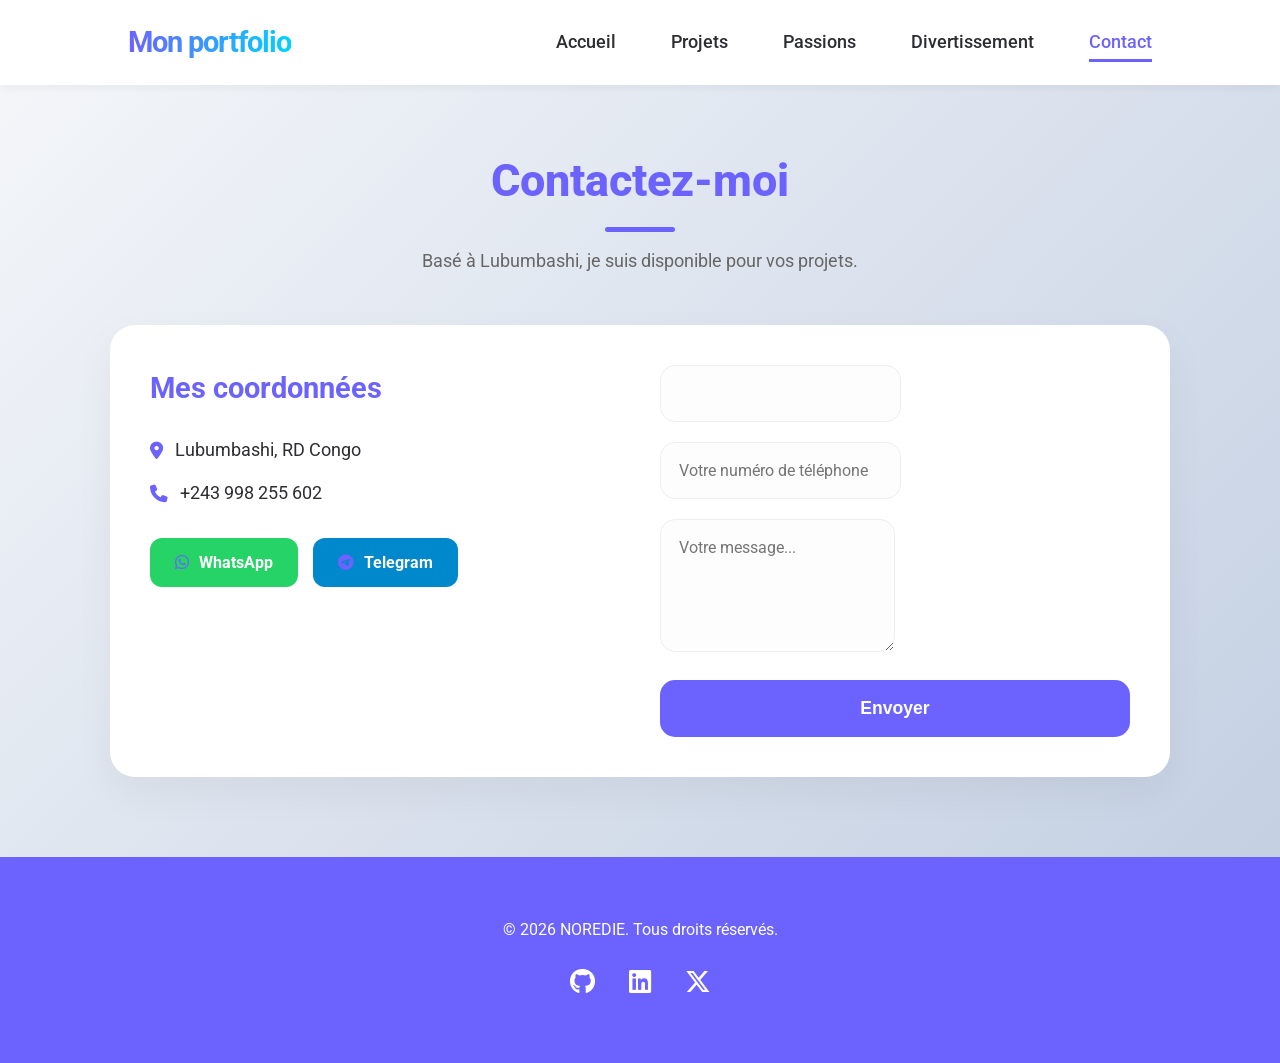
<file: contact.html>
<!DOCTYPE html>
<html lang="fr">
<head>
    <meta charset="UTF-8">
    <meta name="viewport" content="width=device-width, initial-scale=1.0">
    <title>Contact | NOREDIE</title>
    <link rel="stylesheet" href="css/style.css">
    <link rel="preconnect" href="https://fonts.googleapis.com">
    <link rel="preconnect" href="https://fonts.gstatic.com" crossorigin>
    <link href="https://fonts.googleapis.com/css2?family=Roboto:wght@400;500;700&display=swap" rel="stylesheet">
    <link rel="stylesheet" href="https://cdnjs.cloudflare.com/ajax/libs/font-awesome/6.5.1/css/all.min.css">
</head>
<body>

    <header>
        <div class="logo">
            <a href="index.html">Mon portfolio</a>
        </div>
        <nav>
            <ul>
                <li><a href="index.html">Accueil</a></li>
                <li><a href="projets.html">Projets</a></li>
                <li><a href="passions.html">Passions</a></li>
                <li><a href="divertissement.html">Divertissement</a></li>
                <li><a href="contact.html" class="active">Contact</a></li>
            </ul>
        </nav>
    </header>

    <main class="container">
        <div class="header-section">
            <h1>Contactez-moi</h1>
            <div class="underline"></div>
            <p>Basé à Lubumbashi, je suis disponible pour vos projets.</p>
        </div>

        <div class="contact-wrapper">
            <div class="contact-info">
                <h3>Mes coordonnées</h3>
                <p><i class="fa-solid fa-location-dot"></i> Lubumbashi, RD Congo</p>
                <p><i class="fa-solid fa-phone"></i> +243 998 255 602</p>
                
                <div class="social-contact">
                    <a href="https://wa.me/243998255602" class="btn-contact whatsapp" target="_blank">
                        <i class="fa-brands fa-whatsapp"></i> WhatsApp
                    </a>
                    <a href="https://t.me/+243998255602" class="btn-contact telegram" target="_blank">
                        <i class="fa-brands fa-telegram"></i> Telegram
                    </a>
                </div>
            </div>

            <div class="contact-form-container">
                <form action="#" method="POST" class="contact-form">
                    <div class="form-group">
                        <input type="text" id="name" name="name" placeholder=" " required>
                    </div>
                    <div class="form-group">
                        <input type="tel" id="phone" name="phone" placeholder="Votre numéro de téléphone" required>
                    </div>
                    <div class="form-group">
                        <textarea id="message" name="message" rows="5" placeholder="Votre message..." required></textarea>
                    </div>
                    <button type="submit" class="btn-submit">Envoyer</button>
                </form>
            </div>
        </div>
    </main>

    <footer>
        <p>&copy; 2026 NOREDIE. Tous droits réservés.</p>
        <div class="social-links">
            <a href="#"><i class="fa-brands fa-github"></i></a>
            <a href="#"><i class="fa-brands fa-linkedin"></i></a>
            <a href="#"><i class="fa-brands fa-x-twitter"></i></a>
        </div>
    </footer>

</body>
</html>
</file>
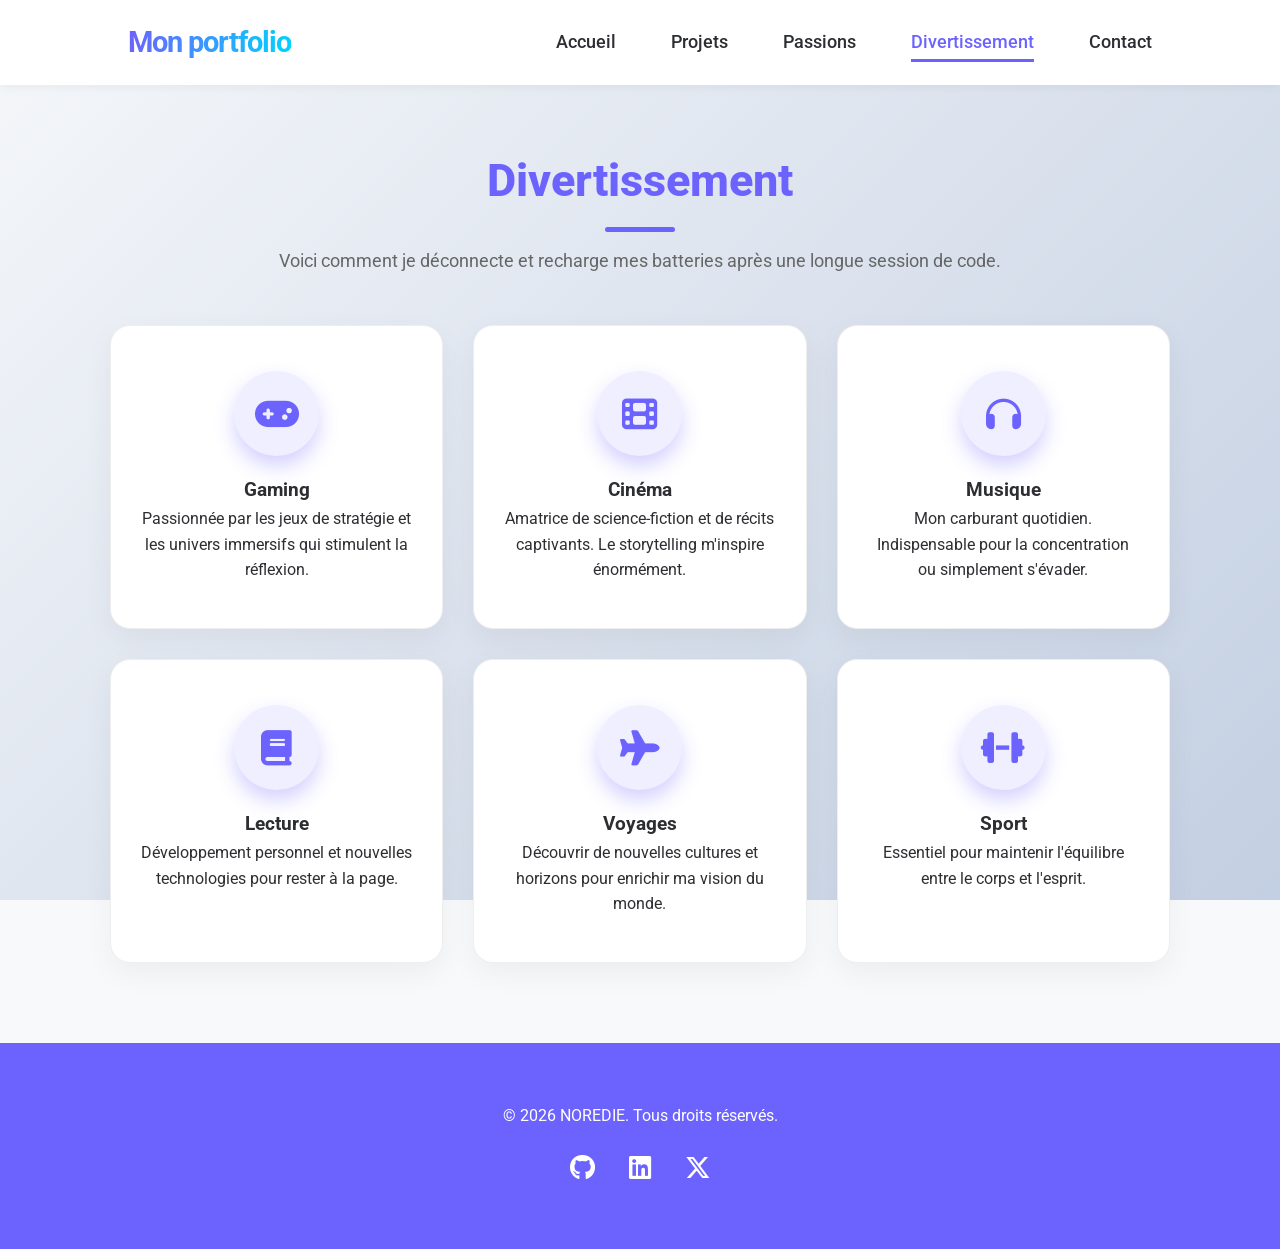
<file: divertissement.html>
<!DOCTYPE html>
<html lang="fr">
<head>
    <meta charset="UTF-8">
    <meta name="viewport" content="width=device-width, initial-scale=1.0">
    <title>Divertissement | NOREDIE</title>
    
    <link rel="preconnect" href="https://fonts.googleapis.com">
    <link rel="preconnect" href="https://fonts.gstatic.com" crossorigin>
    <link href="https://fonts.googleapis.com/css2?family=Roboto:wght@300;400;700&display=swap" rel="stylesheet">
    <link rel="stylesheet" href="https://cdnjs.cloudflare.com/ajax/libs/font-awesome/6.5.1/css/all.min.css">
    
    <link rel="stylesheet" href="css/style.css">
</head>
<body>

    <header>
        <div class="logo">
            <a href="index.html">Mon portfolio</a>
        </div>
        <nav>
            <ul>
                <li><a href="index.html">Accueil</a></li>
                <li><a href="projets.html">Projets</a></li>
                <li><a href="passions.html">Passions</a></li>
                <li><a href="divertissement.html" class="active">Divertissement</a></li>
                <li><a href="contact.html">Contact</a></li>
            </ul>
        </nav>
    </header>

    <main class="container">
        <section class="header-section">
            <h1>Divertissement</h1>
            <div class="underline"></div>
            <p>Voici comment je déconnecte et recharge mes batteries après une longue session de code.</p>
        </section>

        <section class="divertissement-grid">
            
            <div class="fun-card">
                <div class="fun-icon">
                    <i class="fa-solid fa-gamepad"></i>
                </div>
                <h3>Gaming</h3>
                <p>Passionnée par les jeux de stratégie et les univers immersifs qui stimulent la réflexion.</p>
            </div>

            <div class="fun-card">
                <div class="fun-icon">
                    <i class="fa-solid fa-film"></i>
                </div>
                <h3>Cinéma</h3>
                <p>Amatrice de science-fiction et de récits captivants. Le storytelling m'inspire énormément.</p>
            </div>

            <div class="fun-card">
                <div class="fun-icon">
                    <i class="fa-solid fa-headphones"></i>
                </div>
                <h3>Musique</h3>
                <p>Mon carburant quotidien. Indispensable pour la concentration ou simplement s'évader.</p>
            </div>

            <div class="fun-card">
                <div class="fun-icon">
                    <i class="fa-solid fa-book"></i>
                </div>
                <h3>Lecture</h3>
                <p>Développement personnel et nouvelles technologies pour rester à la page.</p>
            </div>

            <div class="fun-card">
                <div class="fun-icon">
                    <i class="fa-solid fa-plane"></i>
                </div>
                <h3>Voyages</h3>
                <p>Découvrir de nouvelles cultures et horizons pour enrichir ma vision du monde.</p>
            </div>

            <div class="fun-card">
                <div class="fun-icon">
                    <i class="fa-solid fa-dumbbell"></i>
                </div>
                <h3>Sport</h3>
                <p>Essentiel pour maintenir l'équilibre entre le corps et l'esprit.</p>
            </div>

        </section>
    </main>

    <footer>
        <p>&copy; 2026 NOREDIE. Tous droits réservés.</p>
        <div class="social-links">
            <a href="#"><i class="fa-brands fa-github"></i></a>
            <a href="#"><i class="fa-brands fa-linkedin"></i></a>
            <a href="#"><i class="fa-brands fa-x-twitter"></i></a>
        </div>
    </footer>

</body>
</html>
</file>
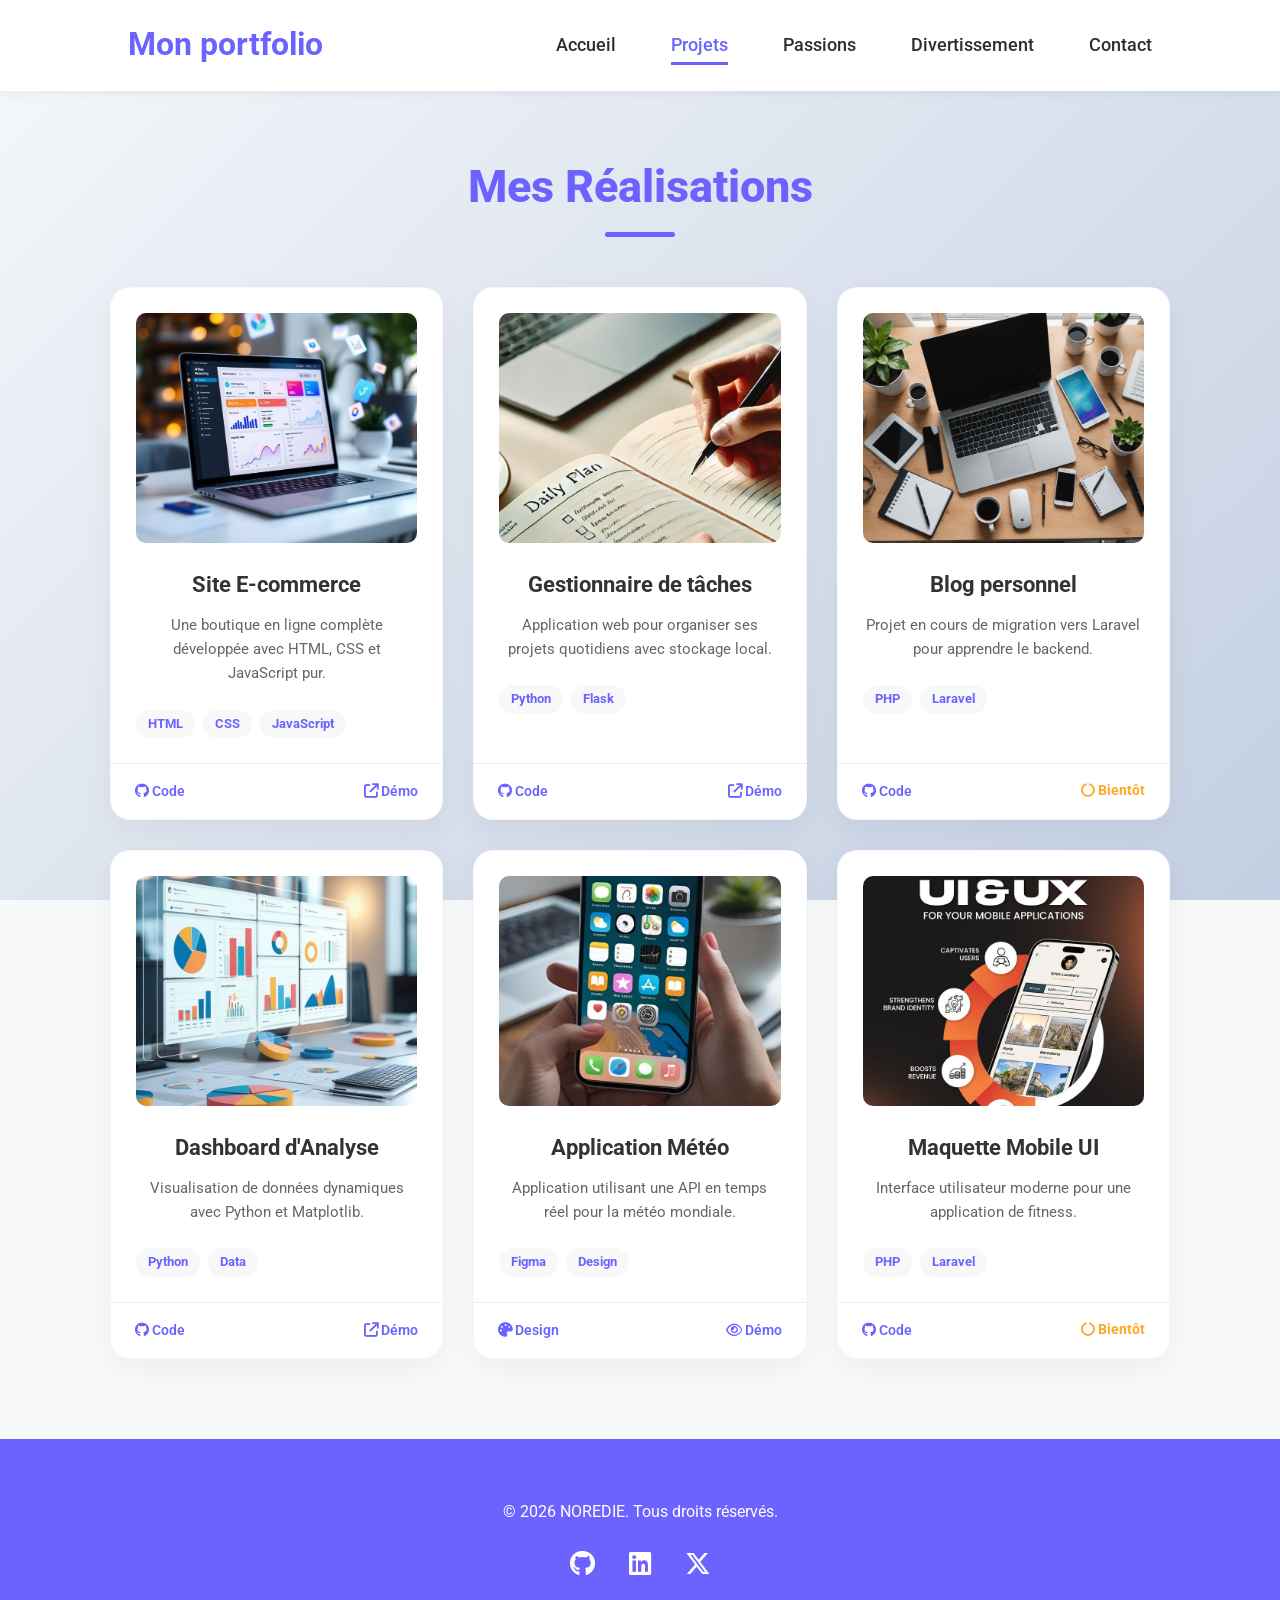
<file: projets.html>
<!DOCTYPE html>
<html lang="fr">
<head>
    <meta charset="UTF-8">
    <meta name="viewport" content="width=device-width, initial-scale=1.0">
    <title>Mes Projets | Portfolio</title>
    <link rel="stylesheet" href="css/style.css">
    <link rel="preconnect" href="https://fonts.googleapis.com">
    <link rel="preconnect" href="https://fonts.gstatic.com" crossorigin>
    <link href="https://fonts.googleapis.com/css2?family=Roboto:wght@300;400;700&display=swap" rel="stylesheet">
    <link rel="stylesheet" href="https://cdnjs.cloudflare.com/ajax/libs/font-awesome/6.5.1/css/all.min.css">
</head>
<body>

    <header>
        <div>
            <a href="index.html">Mon portfolio</a>
        </div>
        <nav>
            <ul>
                <li><a href="index.html">Accueil</a></li>
                <li><a href="projets.html" class="active">Projets</a></li>
                <li><a href="passions.html">Passions</a></li>
                <li><a href="divertissement.html">Divertissement</a></li>
                <li><a href="contact.html">Contact</a></li>
            </ul>
        </nav>
    </header>

    <main class="container">
        <div class="header-section">
            <h1>Mes Réalisations</h1>
            <div class="underline"></div>
        </div>

        <div class="projets-grid">
            <article class="card">
                <div class="card-body">
                    <img src="Images/E COMMERCE.jpg" alt="E-commerce">
                    <h3>Site E-commerce</h3>
                    <p>Une boutique en ligne complète développée avec HTML, CSS et JavaScript pur.</p>
                    <div class="tags">
                        <span class="tag">HTML</span>
                        <span class="tag">CSS</span>
                        <span class="tag">JavaScript</span>
                    </div>
                </div>
                <div class="card-footer">
                    <a href="#"><i class="fa-brands fa-github"></i> Code</a>
                    <a href="#"><i class="fa-solid fa-arrow-up-right-from-square"></i> Démo</a>
                </div>
            </article>

            <article class="card">
                <div class="card-body">
                    <img src="Images/12783e923697fcd47dd6ac8982e8ee55.jpg" alt="Gestionnaire">
                    <h3>Gestionnaire de tâches</h3>
                    <p>Application web pour organiser ses projets quotidiens avec stockage local.</p>
                    <div class="tags">
                        <span class="tag">Python</span>
                        <span class="tag">Flask</span>
                    </div>
                </div>
                <div class="card-footer">
                    <a href="#"><i class="fa-brands fa-github"></i> Code</a>
                    <a href="#"><i class="fa-solid fa-arrow-up-right-from-square"></i> Démo</a>
                </div>
            </article>

            <article class="card">
                <div class="card-body">
                    <img src="Images/blog personnel.jpg" alt="Blog">
                    <h3>Blog personnel</h3>
                    <p>Projet en cours de migration vers Laravel pour apprendre le backend.</p>
                    <div class="tags">
                        <span class="tag">PHP</span>
                        <span class="tag">Laravel</span>
                    </div>
                </div>
                <div class="card-footer">
                    <a href="#"><i class="fa-brands fa-github"></i> Code</a>
                    <span class="status"><i class="fa-solid fa-circle-notch fa-spin"></i> Bientôt</span>
                </div>
            </article>

            <article class="card">
                <div class="card-body">
                    <img src="Images/analyse.jpg" alt="Dashboard">
                    <h3>Dashboard d'Analyse</h3>
                    <p>Visualisation de données dynamiques avec Python et Matplotlib.</p>
                    <div class="tags">
                        <span class="tag">Python</span>
                        <span class="tag">Data</span>
                    </div>
                </div>
                <div class="card-footer">
                    <a href="#"><i class="fa-brands fa-github"></i> Code</a>
                    <a href="#"><i class="fa-solid fa-arrow-up-right-from-square"></i> Démo</a>
                </div>
            </article>

            <article class="card">
                <div class="card-body">
                    <img src="Images/meteo.jpg" alt="Météo">
                    <h3>Application Météo</h3>
                    <p>Application utilisant une API en temps réel pour la météo mondiale.</p>
                    <div class="tags">
                        <span class="tag">Figma</span>
                        <span class="tag">Design</span>
                    </div>
                </div>
                <div class="card-footer">
                    <a href="#"><i class="fa-solid fa-palette"></i> Design</a>
                    <a href="#"><i class="fa-regular fa-eye"></i> Démo</a>
                </div>
            </article>

            <article class="card">
                <div class="card-body">
                    <img src="Images/UI.jpg" alt="UI Fitness">
                    <h3>Maquette Mobile UI</h3>
                    <p>Interface utilisateur moderne pour une application de fitness.</p>
                    <div class="tags">
                        <span class="tag">PHP</span>
                        <span class="tag">Laravel</span>
                    </div>
                </div>
                <div class="card-footer">
                    <a href="#"><i class="fa-brands fa-github"></i> Code</a>
                    <span class="status"><i class="fa-solid fa-circle-notch fa-spin"></i> Bientôt</span>
                </div>
            </article>
        </div>
    </main>

    <footer>
        <p>&copy; 2026 NOREDIE. Tous droits réservés.</p>
        <div class="social-links">
            <a href="#"><i class="fa-brands fa-github"></i></a>
            <a href="#"><i class="fa-brands fa-linkedin"></i></a>
            <a href="#"><i class="fa-brands fa-x-twitter"></i></a>
        </div>
    </footer>

</body>
</html>
</file>
<file: css/style.css>
root{
    :--violet-doux: #6c63ff;
    --violet-fonce: #534edd;
    --orange-vif: #ffa726;
    --grid-tres-fonce: #333;
    --gris-fonce: #666;
    --gris-tres-clair: #f8f8f8;
    --gris-clair: #eee;
}
*{
    margin: 0;
    padding: 0;
    box-sizing: border-box;
}

body{
    background-color: var(--gris-tres-clair);
    font-family: Roboto, sans-serif;
    line-height: 1.6;
}
header{
    background-color: white;
    box-shadow: 2px 6px rgba(0,0,0,0.05);
    position: sticky;
    top:0;
    z-index: 100;
    display: flex;
    justify-content: space-between;
    align-items: center;
    padding: 2rem 3rem;
}

header div a {
    text-decoration: none;
    font-size: 2.2rem;
    font-weight: bold;
    color: var(--violet-doux);
}

ul li{list-style: none;
    margin-left: 25px;
}

ul{
    display: flex;
}

ul li a{
    text-decoration: none;
    color: var(--grid-tres-fonce);
    font-weight: 600;
    font-size: 1.1rem;
    position: relative;
    padding: 10px 0;
}


ul li a:hover{
    color: var(--violet-doux);
}

ul li a::after{
    content: '';
    position: absolute;
    left: 0;
    bottom: 0;
    height: 3px;
    width: 0;
    background-color: var(--violet-doux);
    transition: width 0.3s ease;
}

ul li a:hover::after{
    width: 100%;
}

a.active {
    color: var(--violet-doux);
}

a.active::after{
    width: 100%;
}

.hero{
    display: flex;
    justify-content: center;
    align-items: center;
    gap: 5rem;
    text-align: center;
    margin: 10rem 2rem;
}
.hero img{
    width: 300px;
    height: 300px;
    object-fit: cover;
    border-radius: 50%;
    border: 6px solid var(--violet-doux);
}
.hero h1{
    color: var(--violet-doux);
    font-size: 4rem;
    font-weight: 700;
    margin-bottom: 1.2rem;

}

.hero p{
    color: var(--gris-fonce);
    font-size: 1.3rem;
    margin-bottom: 1.1rem;
}

.hero a {
    text-decoration: none;
    display: inline-block;
    background-color: var(--violet-doux);
    color: white;
    padding: 15px 30px;
    border-radius: 75px;
    text-transform: uppercase;
    letter-spacing: 1.1px;
    font-weight: 600;
    margin: 1.1rem;
    transition: background-color 0.3s ease, transform 0.2s ease;
}

.hero a:hover{
    background-color: var(--violet-fonce);
    transform: translateY(-3px);

}
.apropos{
    width: 800px;
    margin: 6rem auto;
    text-align: center;
}

section h2 { 
    color:var(--violet-doux);
    font-size: 2.6rem;
    font-weight: 700;
    position: relative;
    text-align: center;
}
section h2::after {
    content:'' ;
    display: block;
    width: 60px;
    height: 4px;
    background-color: var(--violet-doux);
    margin: 1.2rem auto;
    border-radius: 2px;
}
.apropos p {
    margin-bottom: 2rem ;
    color:var(--gris-fonce);
    font-size: 1.2rem;

}
.compétences table{
    width: 80%;
    margin: 0 auto;
    border-collapse: collapse;
    background-color: #fff;
    box-shadow: 0 5px rgba(0,0,0,0.08);
    border-radius: 10px;
    overflow: hidden;

}
.compétences table th, .compétences table td{
    padding: 15px;
}
.compétences table thead{
    background-color: var(--violet-doux);
    color: #fff;
    text-transform: uppercase;
}

.compétences table tbody td {
    /* ajoute une bordure de 1px en bas de chaque cellule */
    border-bottom: 1px solid var(--gris-clair);
}
.compétences table tbody tr:nth_child(even){
    background-color: #fdfdfd;
}
.compétences table tbody tr{
    transition: background-color 0.3s ease;
}
 .compétences table tboby tr:haver {
    background-color: #f0f0f0;
 }

 .compétences table thead th {
    text-align: left;
 }
 footer{
    margin-top: 3rem;
    background-color: var(--violet-doux);
    padding: 3rem 0;
    text-align: center;
 }

 footer p {
    color: white;
    margin-bottom: 1.2rem;
 }
 
 footer a {
    display: inline-block;
    font-size: 1.6rem;
    color: white;
    margin: 0 10px;
    transition: color 0.3s ease, transform 0.2s ease;
 }

 footer a:hover {
    color: var(--orange-vif);
    transform: translateY(-3px);
 }

.rang1{
    display: flex;
    justify-content: center;
    align-items: center;
}
.projets h2{
    margin-top: 60px;
}
.projets h2::after{
    content: '';
    display: block;
    width: 60px;
    height: 4px;
    background-color: var(--violet-doux);
    margin: 1.2rem auto;
    border-radius: 2px;
}
.pro1{
    padding: 0;
    height: 480px;
    width: 400px;
    box-shadow: 0 0 10px rgba(128, gre128en, blu128e, 0.342);
    margin: 30px;
    border-radius: 20px;
    overflow: hidden;
}

:root {
    --violet-doux: #6c63ff;
    --violet-fonce: #534edd;
    --orange-vif: #ffa726;
    --grid-tres-fonce: #333;
    --gris-fonce: #666;
    --gris-tres-clair: #f8f8f8;
    --gris-clair: #eee;
}

* {
    margin: 0;
    padding: 0;
    box-sizing: border-box;
}

body {
    background-color: var(--gris-tres-clair);
    font-family: 'Roboto', sans-serif;
    line-height: 1.6;
}

header {
    background-color: white;
    box-shadow: 0 2px 10px rgba(0,0,0,0.05);
    position: sticky;
    top: 0;
    z-index: 100;
    display: flex;
    justify-content: space-between;
    align-items: center;
    padding: 2rem 3rem;
}

header div a {
    text-decoration: none;
    font-size: 2.2rem;
    font-weight: bold;
    color: var(--violet-doux);
}

ul {
    display: flex;
    list-style: none;
}

ul li {
    margin-left: 25px;
}

ul li a {
    text-decoration: none;
    color: var(--grid-tres-fonce);
    font-weight: 600;
    font-size: 1.1rem;
    position: relative;
    padding: 10px 0;
}

ul li a:hover, a.active {
    color: var(--violet-doux);
}

ul li a::after {
    content: '';
    position: absolute;
    left: 0;
    bottom: 0;
    height: 3px;
    width: 0;
    background-color: var(--violet-doux);
    transition: width 0.3s ease;
}

ul li a:hover::after, a.active::after {
    width: 100%;
}

.hero {
    display: flex;
    justify-content: center;
    align-items: center;
    gap: 5rem;
    text-align: center;
    margin: 10rem 2rem;
}

.hero img {
    width: 300px;
    height: 300px;
    object-fit: cover;
    border-radius: 50%;
    border: 6px solid var(--violet-doux);
}

.hero h1 {
    color: var(--violet-doux);
    font-size: 4rem;
    font-weight: 700;
    margin-bottom: 1.2rem;
}

.hero p {
    color: var(--gris-fonce);
    font-size: 1.3rem;
    margin-bottom: 1.1rem;
}

.hero a {
    text-decoration: none;
    display: inline-block;
    background-color: var(--violet-doux);
    color: white;
    padding: 15px 30px;
    border-radius: 75px;
    text-transform: uppercase;
    letter-spacing: 1.1px;
    font-weight: 600;
    margin: 1.1rem;
    transition: background-color 0.3s ease, transform 0.2s ease;
}

.hero a:hover {
    background-color: var(--violet-fonce);
    transform: translateY(-3px);
}

.apropos {
    max-width: 800px;
    margin: 6rem auto;
    text-align: center;
}

section h2 { 
    color: var(--violet-doux);
    font-size: 2.6rem;
    font-weight: 700;
    position: relative;
    text-align: center;
}

section h2::after {
    content: '';
    display: block;
    width: 60px;
    height: 4px;
    background-color: var(--violet-doux);
    margin: 1.2rem auto;
    border-radius: 2px;
}

.apropos p {
    margin-bottom: 2rem;
    color: var(--gris-fonce);
    font-size: 1.2rem;
}

table {
    width: 80%;
    margin: 2rem auto;
    border-collapse: collapse;
    background-color: #fff;
    box-shadow: 0 5px 15px rgba(0,0,0,0.08);
    border-radius: 10px;
    overflow: hidden;
}

th, td {
    padding: 15px;
    text-align: left;
}

thead {
    background-color: var(--violet-doux);
    color: #fff;
    text-transform: uppercase;
}

tbody td {
    border-bottom: 1px solid var(--gris-clair);
}

tbody tr:nth-child(even) {
    background-color: #fdfdfd;
}

tbody tr:hover {
    background-color: #f0f0f0;
    transition: background-color 0.3s ease;
}

footer {
    margin-top: 3rem;
    background-color: var(--violet-doux);
    padding: 3rem 0;
    text-align: center;
}

footer p {
    color: white;
    margin-bottom: 1.2rem;
}

footer a {
    display: inline-block;
    font-size: 1.6rem;
    color: white;
    margin: 0 10px;
    transition: color 0.3s ease, transform 0.2s ease;
}

footer a:hover {
    color: var(--orange-vif);
    transform: translateY(-3px);
}


:root {
    --violet-doux: #6c63ff;
    --violet-fonce: #534edd;
    --orange-vif: #ffa726;
    --grid-tres-fonce: #333;
    --gris-fonce: #666;
    --gris-tres-clair: #f8f8f8;
    --gris-clair: #eee;
}

* {
    margin: 0;
    padding: 0;
    box-sizing: border-box;
}

body {
    background-color: var(--gris-tres-clair);
    font-family: 'Roboto', sans-serif;
    line-height: 1.6;
}

/* --- HEADER --- */
header {
    background-color: white;
    box-shadow: 0 2px 10px rgba(0,0,0,0.05);
    position: sticky;
    top: 0;
    z-index: 100;
    display: flex;
    justify-content: space-between;
    align-items: center;
    padding: 1.5rem 3rem;
}

header div a {
    text-decoration: none;
    font-size: 2.2rem;
    font-weight: bold;
    color: var(--violet-doux);
}

ul {
    display: flex;
    list-style: none;
}

ul li { margin-left: 25px; }

ul li a {
    text-decoration: none;
    color: var(--grid-tres-fonce);
    font-weight: 600;
    font-size: 1.1rem;
    position: relative;
    padding: 10px 0;
}

ul li a:hover, a.active { color: var(--violet-doux); }

ul li a::after {
    content: '';
    position: absolute;
    left: 0; bottom: 0;
    height: 3px; width: 0;
    background-color: var(--violet-doux);
    transition: width 0.3s ease;
}

ul li a:hover::after, a.active::after { width: 100%; }

/* --- CONTENEUR DES PROJETS --- */
.container {
    max-width: 1200px;
    margin: 4rem auto;
    padding: 0 2rem;
}

.header-section {
    text-align: center;
    margin-bottom: 4rem;
}

.header-section h1 {
    color: var(--violet-doux);
    font-size: 2.8rem;
    margin-bottom: 10px;
}

.underline {
    width: 80px;
    height: 4px;
    background-color: var(--violet-doux);
    margin: 0 auto;
    border-radius: 2px;
}

/* GRILLE : 3 colonnes (Haut/Bas) */
.projets-grid {
    display: grid;
    grid-template-columns: repeat(3, 1fr);
    gap: 30px;
}

/* --- STYLE DES CARTES --- */
.card {
    background: white;
    border-radius: 15px;
    overflow: hidden;
    box-shadow: 0 8px 20px rgba(0,0,0,0.06);
    transition: transform 0.3s ease;
    display: flex;
    flex-direction: column;
}

.card:hover {
    transform: translateY(-10px);
}

.card-body {
    padding: 1.5rem;
    flex-grow: 1;
}

.card-body img {
    width: 100%;
    height: 200px;
    object-fit: cover;
    border-radius: 10px;
    margin-bottom: 1rem;
}

.card-body h1, .card-body h2, .card-body h3 {
    color: var(--grid-tres-fonce);
    font-size: 1.4rem;
    margin-bottom: 10px;
}

.card-body p {
    color: var(--gris-fonce);
    font-size: 0.95rem;
    margin-bottom: 1.5rem;
}

/* TAGS */
.tags, .tag-container {
    display: flex;
    flex-wrap: wrap;
    gap: 8px;
}

.tag {
    background: var(--gris-tres-clair);
    color: var(--violet-doux);
    padding: 4px 12px;
    border-radius: 20px;
    font-size: 0.8rem;
    font-weight: bold;
}

/* FOOTER DE LA CARTE */
.card-footer {
    padding: 1rem 1.5rem;
    border-top: 1px solid var(--gris-clair);
    display: flex;
    justify-content: space-between;
}

.card-footer a {
    text-decoration: none;
    color: var(--violet-doux);
    font-weight: 600;
    font-size: 0.9rem;
}

.status {
    color: var(--orange-vif);
    font-size: 0.85rem;
    font-weight: bold;
}

/* FOOTER GENERAL */
footer {
    background-color: var(--violet-doux);
    padding: 3rem 0;
    text-align: center;
    margin-top: 5rem;
}

footer p { color: white; margin-bottom: 1rem; }

footer a {
    color: white;
    font-size: 1.5rem;
    margin: 0 10px;
    transition: 0.3s;
}

footer a:hover { color: var(--orange-vif); }



:root {
    --violet-doux: #6c63ff;
    --violet-fonce: #534edd;
    --orange-vif: #ffa726;
    --grid-tres-fonce: #333;
    --gris-fonce: #666;
    --gris-tres-clair: #f8f8f8;
    --gris-clair: #eee;
}

* {
    margin: 0;
    padding: 0;
    box-sizing: border-box;
}

body {
    background-color: var(--gris-tres-clair);
    font-family: 'Roboto', sans-serif;
    line-height: 1.6;
    color: var(--grid-tres-fonce);
}

/* --- HEADER --- */
header {
    background-color: white;
    box-shadow: 0 2px 10px rgba(0,0,0,0.05);
    position: sticky;
    top: 0;
    z-index: 100;
    display: flex;
    justify-content: space-between;
    align-items: center;
    padding: 1.5rem 3rem;
}

header div a {
    text-decoration: none;
    font-size: 2rem;
    font-weight: bold;
    color: var(--violet-doux);
}

ul { display: flex; list-style: none; }
ul li { margin-left: 25px; }
ul li a {
    text-decoration: none;
    color: var(--grid-tres-fonce);
    font-weight: 600;
    position: relative;
    padding: 5px 0;
}

ul li a:hover, a.active { color: var(--violet-doux); }
ul li a::after {
    content: '';
    position: absolute;
    left: 0; bottom: 0;
    height: 3px; width: 0;
    background-color: var(--violet-doux);
    transition: 0.3s;
}
ul li a:hover::after, a.active::after { width: 100%; }

/* --- GRILLE DE PROJETS --- */
.container {
    max-width: 1200px;
    margin: 4rem auto;
    padding: 0 20px;
}

.header-section {
    text-align: center;
    margin-bottom: 3rem;
}

.header-section h1 {
    font-size: 2.5rem;
    color: var(--violet-doux);
}

.underline {
    width: 60px;
    height: 4px;
    background: var(--violet-doux);
    margin: 10px auto;
    border-radius: 2px;
}

/* L'ordre 3x3 est géré ici */
.projets-grid {
    display: grid;
    grid-template-columns: repeat(3, 1fr);
    gap: 30px;
}

/* --- CARTES --- */
.card {
    background: white;
    border-radius: 15px;
    overflow: hidden;
    display: flex;
    flex-direction: column;
    box-shadow: 0 5px 15px rgba(0,0,0,0.05);
    transition: transform 0.3s ease;
}

.card:hover {
    transform: translateY(-10px);
}


/* --- CONFIGURATION GÉNÉRALE --- */
:root {
    --violet-principal: #6c63ff;
    --violet-fonce: #534edd;
    --gris-fond: #f8f9fa;
    --gris-texte: #555;
    --noir-titre: #2d2e32;
    --blanc: #ffffff;
}

* {
    margin: 0;
    padding: 0;
    box-sizing: border-box;
}

body {
    background-color: var(--gris-fond);
    font-family: 'Roboto', sans-serif;
    color: var(--noir-titre);
    line-height: 1.6;
}

/* --- HEADER / NAVIGATION --- */
header {
    background: var(--blanc);
    padding: 1.2rem 10%;
    display: flex;
    justify-content: space-between;
    align-items: center;
    box-shadow: 0 2px 10px rgba(0,0,0,0.05);
    position: sticky;
    top: 0;
    z-index: 1000;
}

header .logo a {
    font-size: 1.8rem;
    font-weight: bold;
    color: var(--violet-principal);
    text-decoration: none;
}

header nav ul {
    display: flex;
    list-style: none;
    gap: 30px;
}

header nav ul li a {
    text-decoration: none;
    color: var(--noir-titre);
    font-weight: 500;
    transition: 0.3s;
}

header nav ul li a:hover, 
header nav ul li a.active {
    color: var(--violet-principal);
}

/* --- STRUCTURE --- */
.container {
    max-width: 1100px;
    margin: 50px auto;
    padding: 0 20px;
}

.header-section {
    text-align: center;
    margin-bottom: 50px;
}

.header-section h1 {
    font-size: 2.5rem;
    color: var(--violet-principal);
}

.underline {
    width: 60px;
    height: 4px;
    background: var(--violet-principal);
    margin: 10px auto;
    border-radius: 5px;
}

.header-section p {
    color: var(--gris-texte);
    font-size: 1.1rem;
    margin-top: 15px;
}

/* --- GRILLE DES PASSIONS --- */
.passions-grid {
    display: grid;
    grid-template-columns: repeat(auto-fit, minmax(260px, 1fr));
    gap: 30px;
}

/* --- CARTE PASSION --- */
.passion-card {
    background: var(--blanc);
    border-radius: 20px;
    overflow: hidden; /* Empêche l'image de déborder des bords arrondis */
    box-shadow: 0 10px 30px rgba(0,0,0,0.08);
    transition: all 0.4s ease;
    display: flex;
    flex-direction: column;
}

.passion-card:hover {
    transform: translateY(-10px);
    box-shadow: 0 15px 40px rgba(108, 99, 255, 0.2);
}

/* --- IMAGE DANS LE CADRE --- */
.passion-image {
    width: 100%;
    height: 220px;
    overflow: hidden;
}

.passion-image img {
    width: 100%;
    height: 100%;
    object-fit: cover; /* Recadre l'image proprement sans déformation */
    display: block;
    transition: transform 0.5s ease;
}

.passion-card:hover img {
    transform: scale(1.1); /* Petit effet de zoom au survol */
}

/* --- CONTENU TEXTE --- */
.passion-content {
    padding: 25px;
    text-align: center;
}

.passion-content h3 {
    font-size: 1.4rem;
    color: var(--violet-principal);
    margin-bottom: 15px;
}

.passion-content p {
    font-size: 0.95rem;
    color: var(--gris-texte);
}

/* --- FOOTER --- */
footer {
    background: var(--violet-principal);
    color: var(--blanc);
    text-align: center;
    padding: 50px 0;
    margin-top: 80px;
}

.social-links {
    margin-top: 20px;
}

.social-links a {
    color: var(--blanc);
    font-size: 1.5rem;
    margin: 0 15px;
    transition: 0.3s;
}

.social-links a:hover {
    color: #ffd700; /* Jaune or au survol pour le contraste */
    transform: translateY(-5px);
}

/* --- RESPONSIVE --- */
@media (max-width: 768px) {
    header {
        flex-direction: column;
        padding: 20px;
    }
    header nav ul {
        margin-top: 20px;
        gap: 15px;
    }
    .header-section h1 {
        font-size: 2rem;
    }
}


/* --- CONFIGURATION GÉNÉRALE --- */
:root {
    --violet-principal: #6c63ff;
    --violet-fonce: #534edd;
    --gris-fond: #f8f9fa;
    --gris-texte: #555;
    --noir-titre: #2d2e32;
    --blanc: #ffffff;
}

* {
    margin: 0;
    padding: 0;
    box-sizing: border-box;
}

body {
    background-color: var(--gris-fond);
    font-family: 'Roboto', sans-serif;
    color: var(--noir-titre);
    line-height: 1.6;
}

/* --- HEADER / NAVIGATION --- */
header {
    background: var(--blanc);
    padding: 1.2rem 10%;
    display: flex;
    justify-content: space-between;
    align-items: center;
    box-shadow: 0 2px 10px rgba(0,0,0,0.05);
    position: sticky;
    top: 0;
    z-index: 1000;
}

header .logo a {
    font-size: 1.8rem;
    font-weight: bold;
    color: var(--violet-principal);
    text-decoration: none;
}

header nav ul {
    display: flex;
    list-style: none;
    gap: 30px;
}

header nav ul li a {
    text-decoration: none;
    color: var(--noir-titre);
    font-weight: 500;
    transition: 0.3s;
}

header nav ul li a:hover, 
header nav ul li a.active {
    color: var(--violet-principal);
}

/* --- STRUCTURE --- */
.container {
    max-width: 1100px;
    margin: 50px auto;
    padding: 0 20px;
}

.header-section {
    text-align: center;
    margin-bottom: 50px;
}

.header-section h1 {
    font-size: 2.5rem;
    color: var(--violet-principal);
}

.underline {
    width: 60px;
    height: 4px;
    background: var(--violet-principal);
    margin: 10px auto;
    border-radius: 5px;
}

.header-section p {
    color: var(--gris-texte);
    font-size: 1.1rem;
    margin-top: 15px;
}

/* --- GRILLE DES PASSIONS --- */
.passions-grid {
    display: grid;
    grid-template-columns: repeat(auto-fit, minmax(260px, 1fr));
    gap: 30px;
}

/* --- CARTE PASSION --- */
.passion-card {
    background: var(--blanc);
    border-radius: 20px;
    overflow: hidden; /* Empêche l'image de déborder des bords arrondis */
    box-shadow: 0 10px 30px rgba(0,0,0,0.08);
    transition: all 0.4s ease;
    display: flex;
    flex-direction: column;
}

.passion-card:hover {
    transform: translateY(-10px);
    box-shadow: 0 15px 40px rgba(108, 99, 255, 0.2);
}

/* --- IMAGE DANS LE CADRE --- */
.passion-image {
    width: 100%;
    height: 220px;
    overflow: hidden;
}

.passion-image img {
    width: 100%;
    height: 100%;
    object-fit: cover; /* Recadre l'image proprement sans déformation */
    display: block;
    transition: transform 0.5s ease;
}

.passion-card:hover img {
    transform: scale(1.1); /* Petit effet de zoom au survol */
}

/* --- CONTENU TEXTE --- */
.passion-content {
    padding: 25px;
    text-align: center;
}

.passion-content h3 {
    font-size: 1.4rem;
    color: var(--violet-principal);
    margin-bottom: 15px;
}

.passion-content p {
    font-size: 0.95rem;
    color: var(--gris-texte);
}

/* --- FOOTER --- */
footer {
    background: var(--violet-principal);
    color: var(--blanc);
    text-align: center;
    padding: 50px 0;
    margin-top: 80px;
}

.social-links {
    margin-top: 20px;
}

.social-links a {
    color: var(--blanc);
    font-size: 1.5rem;
    margin: 0 15px;
    transition: 0.3s;
}

.social-links a:hover {
    color: #ffd700; /* Jaune or au survol pour le contraste */
    transform: translateY(-5px);
}

/* --- RESPONSIVE --- */
@media (max-width: 768px) {
    header {
        flex-direction: column;
        padding: 20px;
    }
    header nav ul {
        margin-top: 20px;
        gap: 15px;
    }
    .header-section h1 {
        font-size: 2rem;
    }
}




/* =========================================
   1. VARIABLES ET CONFIGURATION
   ========================================= */
:root {
    --violet-principal: #6c63ff;
    --violet-fonce: #534edd;
    --violet-clair: #f0efff;
    --blanc: #ffffff;
    --gris-fond: #f8f9fa;
    --noir-titre: #2d2e32;
    --gris-texte: #666;
    --orange-accent: #ffa726;
}

* {
    margin: 0;
    padding: 0;
    box-sizing: border-box;
}

body {
    background-color: var(--gris-fond);
    font-family: 'Roboto', sans-serif;
    color: var(--noir-titre);
    line-height: 1.6;
}

/* =========================================
   2. NAVIGATION (HEADER)
   ========================================= */
header {
    background: var(--blanc);
    padding: 1rem 10%;
    display: flex;
    justify-content: space-between;
    align-items: center;
    box-shadow: 0 2px 10px rgba(0,0,0,0.05);
    position: sticky;
    top: 0;
    z-index: 1000;
}

header .logo a {
    font-size: 1.8rem;
    font-weight: bold;
    color: var(--violet-principal);
    text-decoration: none;
}

header nav ul {
    display: flex;
    list-style: none;
    gap: 30px;
}

header nav ul li a {
    text-decoration: none;
    color: var(--noir-titre);
    font-weight: 500;
    transition: 0.3s;
    padding: 5px 0;
}

header nav ul li a:hover, 
header nav ul li a.active {
    color: var(--violet-principal);
}

/* =========================================
   3. STRUCTURE ET TITRES
   ========================================= */
.container {
    max-width: 1100px;
    margin: 50px auto;
    padding: 0 20px;
}

.header-section {
    text-align: center;
    margin-bottom: 50px;
}

.header-section h1 {
    font-size: 2.5rem;
    color: var(--violet-principal);
    margin-bottom: 10px;
}

.underline {
    width: 60px;
    height: 4px;
    background: var(--violet-principal);
    margin: 0 auto 15px;
    border-radius: 5px;
}

/* =========================================
   4. STYLE PASSIONS (CARTES AVEC IMAGES)
   ========================================= */
.passions-grid {
    display: grid;
    grid-template-columns: repeat(auto-fit, minmax(280px, 1fr));
    gap: 30px;
}

.passion-card {
    background: var(--blanc);
    border-radius: 20px;
    overflow: hidden; /* Important pour les coins arrondis de l'image */
    box-shadow: 0 10px 20px rgba(0,0,0,0.05);
    transition: transform 0.3s ease;
}

.passion-card:hover {
    transform: translateY(-10px);
}

.passion-image img {
    width: 100%;
    height: 200px;
    object-fit: cover; /* L'image remplit le cadre sans se déformer */
    display: block;
}

.passion-content {
    padding: 25px;
    text-align: center;
}

/* =========================================
   5. STYLE DIVERTISSEMENT (CARTES AVEC ICÔNES)
   ========================================= */
.divertissement-grid {
    display: grid;
    grid-template-columns: repeat(auto-fit, minmax(280px, 1fr));
    gap: 25px;
}

.fun-card {
    background: var(--blanc);
    padding: 40px 30px;
    border-radius: 25px;
    text-align: center;
    border: 1px solid #eee;
    transition: all 0.4s ease;
    display: flex;
    flex-direction: column;
    align-items: center;
}

.fun-icon {
    width: 80px;
    height: 80px;
    background: var(--violet-clair);
    color: var(--violet-principal);
    border-radius: 50%;
    display: flex;
    justify-content: center;
    align-items: center;
    font-size: 2rem;
    margin-bottom: 20px;
    transition: 0.4s;
}

/* Effet spécial Divertissement au survol */
.fun-card:hover {
    background: var(--violet-principal);
    transform: translateY(-12px);
    box-shadow: 0 15px 30px rgba(108, 99, 255, 0.3);
}

.fun-card:hover .fun-icon {
    background: rgba(255, 255, 255, 0.2);
    color: var(--blanc);
    transform: rotateY(360deg);
}

.fun-card:hover h3, 
.fun-card:hover p {
    color: var(--blanc);
}

/* =========================================
   6. FOOTER
   ========================================= */
footer {
    background: var(--violet-principal);
    color: var(--blanc);
    text-align: center;
    padding: 50px 0;
    margin-top: 80px;
}

.social-links {
    margin-top: 20px;
}

.social-links a {
    color: var(--blanc);
    font-size: 1.5rem;
    margin: 0 15px;
    transition: 0.3s;
}

.social-links a:hover {
    color: var(--orange-accent);
}

/* =========================================
   7. RESPONSIVE
   ========================================= */
@media (max-width: 768px) {
    header {
        flex-direction: column;
        padding: 20px;
    }
    header nav ul {
        margin-top: 20px;
        gap: 15px;
    }
    .header-section h1 {
        font-size: 2rem;
    }
}


:root {
    --primary: #6c63ff;
    --primary-dark: #4b45b2;
    --accent: #00d2ff;
    --bg-gradient: linear-gradient(135deg, #f5f7fa 0%, #c3cfe2 100%);
    --card-bg: rgba(255, 255, 255, 0.9);
    --text-main: #2d3436;
    --text-soft: #636e72;
    --white: #ffffff;
    --shadow: 0 10px 30px rgba(0, 0, 0, 0.1);
}

* {
    margin: 0;
    padding: 0;
    box-sizing: border-box;
}

body {
    background: var(--bg-gradient);
    background-attachment: fixed;
    font-family: 'Poppins', 'Roboto', sans-serif;
    color: var(--text-main);
    line-height: 1.6;
}

header {
    background: rgba(255, 255, 255, 0.8);
    backdrop-filter: blur(10px);
    padding: 1.2rem 10%;
    display: flex;
    justify-content: space-between;
    align-items: center;
    position: sticky;
    top: 0;
    z-index: 1000;
    border-bottom: 1px solid rgba(255, 255, 255, 0.3);
}

header .logo a {
    font-size: 1.8rem;
    font-weight: 800;
    background: linear-gradient(to right, var(--primary), var(--accent));
    -webkit-background-clip: text;
    -webkit-text-fill-color: transparent;
    text-decoration: none;
}

header nav ul {
    display: flex;
    list-style: none;
    gap: 25px;
}

header nav ul li a {
    text-decoration: none;
    color: var(--text-main);
    font-weight: 600;
    transition: 0.3s;
    position: relative;
}

header nav ul li a:hover, header nav ul li a.active {
    color: var(--primary);
}

header nav ul li a::after {
    content: '';
    position: absolute;
    width: 0; height: 3px;
    bottom: -5px; left: 0;
    background: var(--primary);
    transition: 0.3s;
}

header nav ul li a:hover::after, 
header nav ul li a.active::after {
    width: 100%;
}

.container {
    max-width: 1200px;
    margin: 60px auto;
    padding: 0 20px;
    animation: fadeInUp 0.8s ease-out;
}

.header-section {
    text-align: center;
    margin-bottom: 50px;
}

.header-section h1 {
    font-size: 3rem;
    font-weight: 800;
    color: var(--text-main);
}

.underline {
    width: 80px;
    height: 6px;
    background: linear-gradient(to right, var(--primary), var(--accent));
    margin: 15px auto;
    border-radius: 10px;
}

.passions-grid, .projets-grid {
    display: grid;
    grid-template-columns: repeat(auto-fit, minmax(320px, 1fr));
    gap: 30px;
}

.card, .passion-card {
    background: var(--card-bg);
    border-radius: 24px;
    overflow: hidden;
    border: 1px solid rgba(255, 255, 255, 0.4);
    box-shadow: var(--shadow);
    transition: 0.4s cubic-bezier(0.175, 0.885, 0.32, 1.275);
}

.card:hover, .passion-card:hover {
    transform: translateY(-15px);
    box-shadow: 0 20px 40px rgba(108, 99, 255, 0.2);
}

.card img, .passion-image img {
    width: 100%;
    height: 250px;
    object-fit: cover;
    transition: 0.6s;
}

.card:hover img, .passion-card:hover img {
    transform: scale(1.1);
}

.divertissement-grid {
    display: grid;
    grid-template-columns: repeat(auto-fit, minmax(280px, 1fr));
    gap: 25px;
}

.fun-card {
    background: var(--card-bg);
    padding: 50px 30px;
    border-radius: 30px;
    text-align: center;
    border: 1px solid rgba(255, 255, 255, 0.5);
    transition: 0.4s;
}

.fun-icon {
    width: 90px;
    height: 90px;
    background: linear-gradient(45deg, var(--primary), var(--accent));
    color: white;
    border-radius: 22px;
    display: flex;
    justify-content: center;
    align-items: center;
    font-size: 2.5rem;
    margin: 0 auto 25px;
    box-shadow: 0 10px 20px rgba(108, 99, 255, 0.3);
    transition: 0.4s;
}

.fun-card:hover {
    background: var(--primary);
    transform: translateY(-10px);
}

.fun-card:hover .fun-icon {
    background: white;
    color: var(--primary);
    transform: rotate(10deg);
}

.fun-card:hover h3, .fun-card:hover p {
    color: white;
}

:root {
    --violet-principal: #6c63ff;
    --violet-fonce: #534edd;
    --violet-clair: #f0efff;
    --blanc: #ffffff;
    --gris-fond: #f8f9fa;
    --noir-titre: #2d2e32;
    --gris-texte: #666;
    --vert-whatsapp: #25D366;
    --bleu-telegram: #0088cc;
    --shadow-soft: 0 10px 30px rgba(108, 99, 255, 0.1);
}

* {
    margin: 0;
    padding: 0;
    box-sizing: border-box;
}

body {
    background-color: var(--gris-fond);
    font-family: 'Roboto', sans-serif;
    color: var(--noir-titre);
    line-height: 1.6;
}

header {
    background: var(--blanc);
    padding: 1.2rem 10%;
    display: flex;
    justify-content: space-between;
    align-items: center;
    box-shadow: 0 2px 15px rgba(0,0,0,0.05);
    position: sticky;
    top: 0;
    z-index: 1000;
}

header .logo a {
    font-size: 1.8rem;
    font-weight: bold;
    color: var(--violet-principal);
    text-decoration: none;
    letter-spacing: -1px;
}

header nav ul {
    display: flex;
    list-style: none;
    gap: 30px;
}

header nav ul li a {
    text-decoration: none;
    color: var(--noir-titre);
    font-weight: 500;
    transition: 0.3s;
}

header nav ul li a:hover, 
header nav ul li a.active {
    color: var(--violet-principal);
}

.container {
    max-width: 1100px;
    margin: 60px auto;
    padding: 0 20px;
}

.header-section {
    text-align: center;
    margin-bottom: 50px;
}

.header-section h1 {
    font-size: 2.8rem;
    color: var(--violet-principal);
}

.underline {
    width: 70px;
    height: 5px;
    background: var(--violet-principal);
    margin: 10px auto;
    border-radius: 10px;
}

.projets-grid, .passions-grid {
    display: grid;
    grid-template-columns: repeat(auto-fit, minmax(300px, 1fr));
    gap: 30px;
}

.card, .passion-card {
    background: var(--blanc);
    border-radius: 20px;
    overflow: hidden;
    box-shadow: var(--shadow-soft);
    transition: all 0.4s ease;
    border: 1px solid rgba(108, 99, 255, 0.05);
}

.card:hover, .passion-card:hover {
    transform: translateY(-10px);
    box-shadow: 0 20px 40px rgba(108, 99, 255, 0.2);
}

.card img, .passion-image img {
    width: 100%;
    height: 230px;
    object-fit: cover;
    transition: 0.5s;
}

.card:hover img, .passion-card:hover img {
    transform: scale(1.05);
}

.card-body, .passion-content {
    padding: 25px;
    text-align: center;
}

.divertissement-grid {
    display: grid;
    grid-template-columns: repeat(auto-fit, minmax(280px, 1fr));
    gap: 25px;
}

.fun-card {
    background: var(--blanc);
    padding: 45px 30px;
    border-radius: 25px;
    text-align: center;
    border: 1px solid #eee;
    transition: all 0.4s ease;
}

.fun-icon {
    width: 85px;
    height: 85px;
    background: var(--violet-clair);
    color: var(--violet-principal);
    border-radius: 50%;
    display: flex;
    justify-content: center;
    align-items: center;
    font-size: 2.2rem;
    margin: 0 auto 20px;
    transition: 0.4s;
}

.fun-card:hover {
    background: var(--violet-principal);
    transform: translateY(-12px);
    box-shadow: 0 15px 30px rgba(108, 99, 255, 0.3);
}

.fun-card:hover .fun-icon {
    background: rgba(255, 255, 255, 0.2);
    color: var(--blanc);
    transform: rotateY(360deg);
}

.fun-card:hover h3, 
.fun-card:hover p {
    color: var(--blanc);
}

:root {
    --violet-principal: #6c63ff;
    --violet-fonce: #534edd;
    --violet-clair: #f0efff;
    --blanc: #ffffff;
    --gris-fond: #f8f9fa;
    --noir-titre: #2d2e32;
    --gris-texte: #666;
    --vert-whatsapp: #25D366;
    --bleu-telegram: #0088cc;
}

* {
    margin: 0;
    padding: 0;
    box-sizing: border-box;
}

body {
    background-color: var(--gris-fond);
    font-family: 'Roboto', sans-serif;
    color: var(--noir-titre);
    line-height: 1.6;
}

header {
    background: var(--blanc);
    padding: 1.2rem 10%;
    display: flex;
    justify-content: space-between;
    align-items: center;
    box-shadow: 0 2px 10px rgba(0,0,0,0.05);
    position: sticky;
    top: 0;
    z-index: 1000;
}

header .logo a {
    font-size: 1.8rem;
    font-weight: bold;
    color: var(--violet-principal);
    text-decoration: none;
}

header nav ul {
    display: flex;
    list-style: none;
    gap: 30px;
}

header nav ul li a {
    text-decoration: none;
    color: var(--noir-titre);
    font-weight: 500;
    transition: 0.3s;
}

header nav ul li a:hover, 
header nav ul li a.active {
    color: var(--violet-principal);
}

.container {
    max-width: 1100px;
    margin: 60px auto;
    padding: 0 20px;
}

.header-section {
    text-align: center;
    margin-bottom: 50px;
}

.header-section h1 {
    font-size: 2.8rem;
    color: var(--violet-principal);
}

.underline {
    width: 70px;
    height: 5px;
    background: var(--violet-principal);
    margin: 10px auto;
    border-radius: 10px;
}

/* Grilles communes */
.projets-grid, .passions-grid, .divertissement-grid {
    display: grid;
    grid-template-columns: repeat(auto-fit, minmax(300px, 1fr));
    gap: 30px;
}

.card, .passion-card, .fun-card {
    background: var(--blanc);
    border-radius: 20px;
    box-shadow: 0 10px 30px rgba(0,0,0,0.05);
    transition: 0.4s;
    overflow: hidden;
}

/* Page Contact */
.contact-wrapper {
    display: grid;
    grid-template-columns: 1fr 1fr;
    gap: 40px;
    background: var(--blanc);
    padding: 40px;
    border-radius: 25px;
    box-shadow: 0 15px 40px rgba(0,0,0,0.05);
}

.contact-info h3 {
    color: var(--violet-principal);
    font-size: 1.8rem;
    margin-bottom: 25px;
}

.contact-info p {
    font-size: 1.1rem;
    margin-bottom: 15px;
    display: flex;
    align-items: center;
    gap: 12px;
}

.contact-info i {
    color: var(--violet-principal);
}

.social-contact {
    display: flex;
    gap: 15px;
    margin-top: 30px;
}

.btn-contact {
    padding: 12px 25px;
    border-radius: 12px;
    text-decoration: none;
    color: white;
    font-weight: bold;
    display: flex;
    align-items: center;
    gap: 10px;
    transition: 0.3s;
}

.whatsapp { background: var(--vert-whatsapp); }
.telegram { background: var(--bleu-telegram); }

.btn-contact:hover {
    transform: translateY(-5px);
    filter: brightness(1.1);
}

/* Formulaire épuré */
.contact-form {
    display: flex;
    flex-direction: column;
    gap: 20px;
}

.contact-form input, .contact-form textarea {
    padding: 18px;
    border: 1px solid #eee;
    background: #fdfdfd;
    border-radius: 15px;
    font-size: 1rem;
    outline: none;
    transition: 0.3s;
    font-family: inherit;
}

.contact-form input:focus, .contact-form textarea:focus {
    border-color: var(--violet-principal);
    background: var(--blanc);
    box-shadow: 0 0 0 4px rgba(108, 99, 255, 0.1);
}

.btn-submit {
    background: var(--violet-principal);
    color: white;
    border: none;
    padding: 18px;
    border-radius: 15px;
    font-weight: bold;
    font-size: 1.1rem;
    cursor: pointer;
    transition: 0.3s;
}

.btn-submit:hover {
    background: var(--violet-fonce);
}

footer {
    background: var(--violet-principal);
    color: white;
    text-align: center;
    padding: 60px 0;
    margin-top: 80px;
}

.social-links a {
    color: white;
    font-size: 1.6rem;
    margin: 0 15px;
}

@media (max-width: 850px) {
    .contact-wrapper { grid-template-columns: 1fr; }
    header { flex-direction: column; padding: 20px; }
}
</file>
